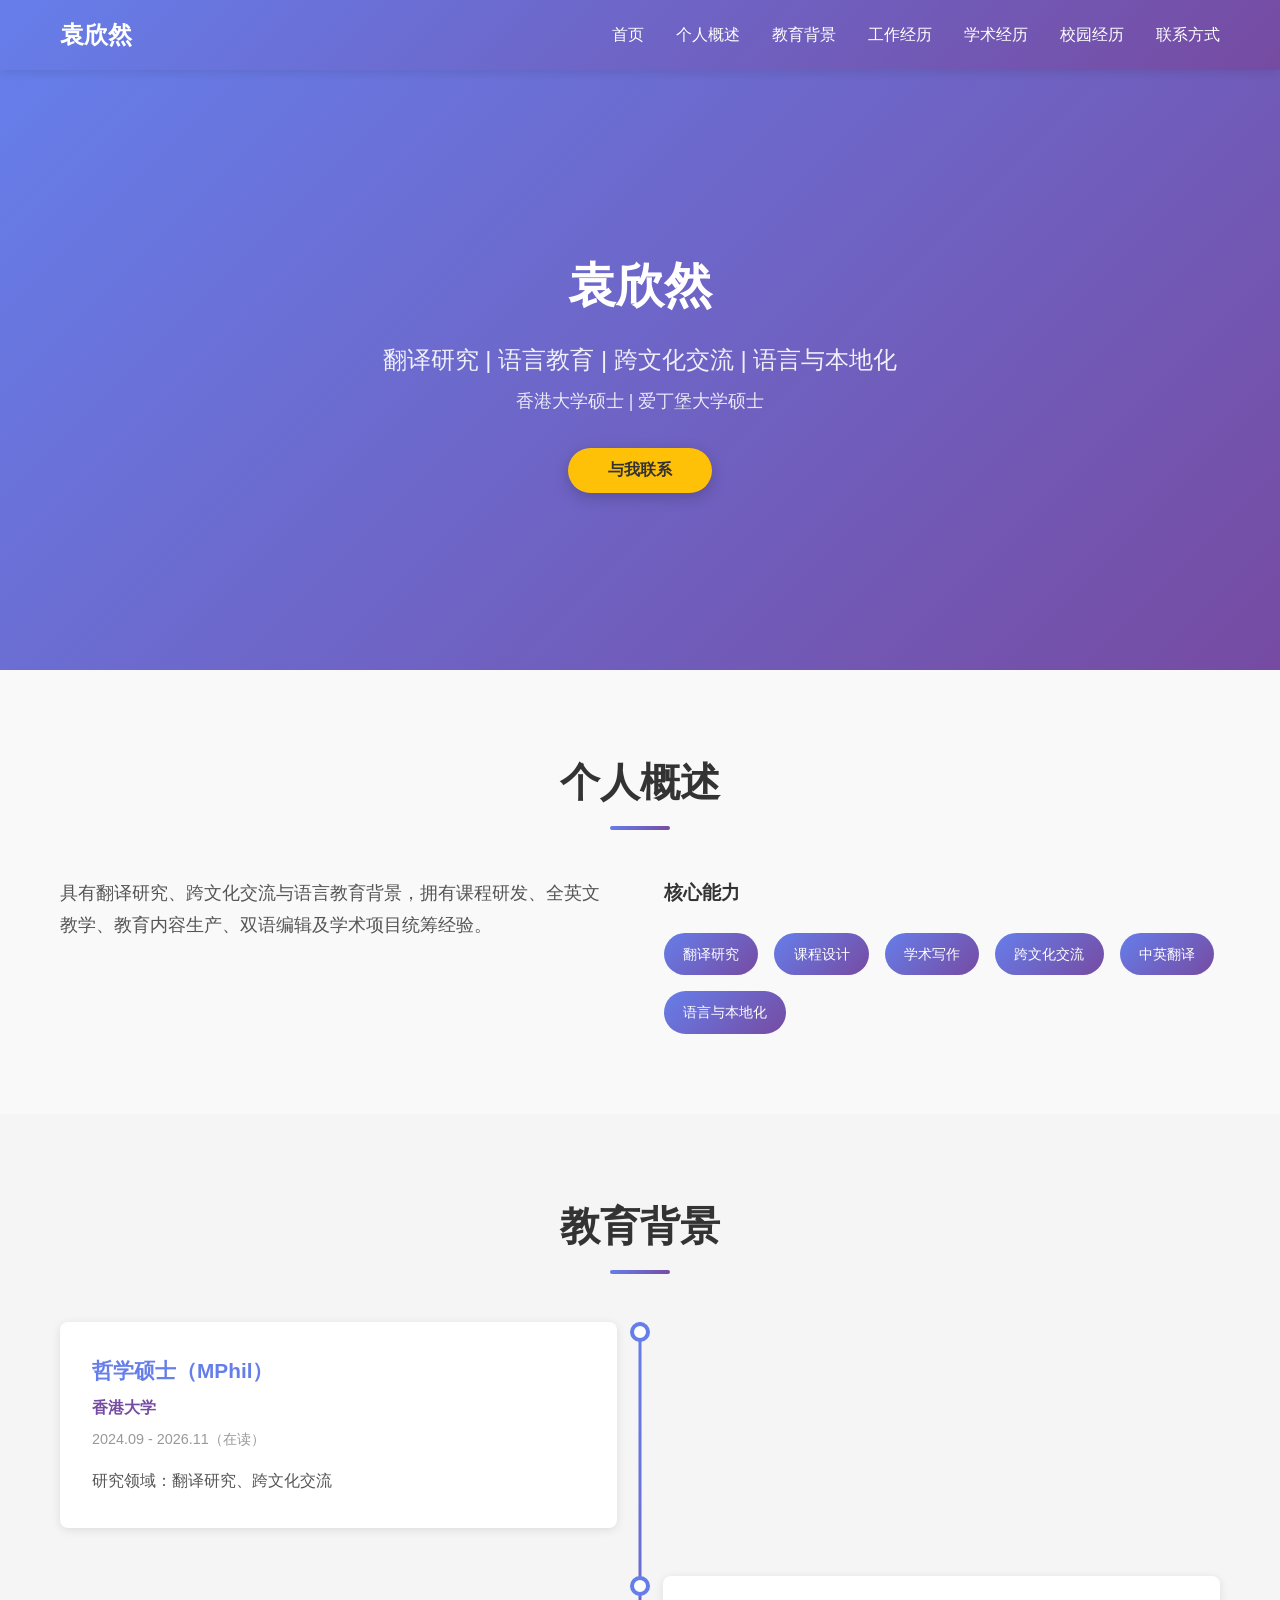
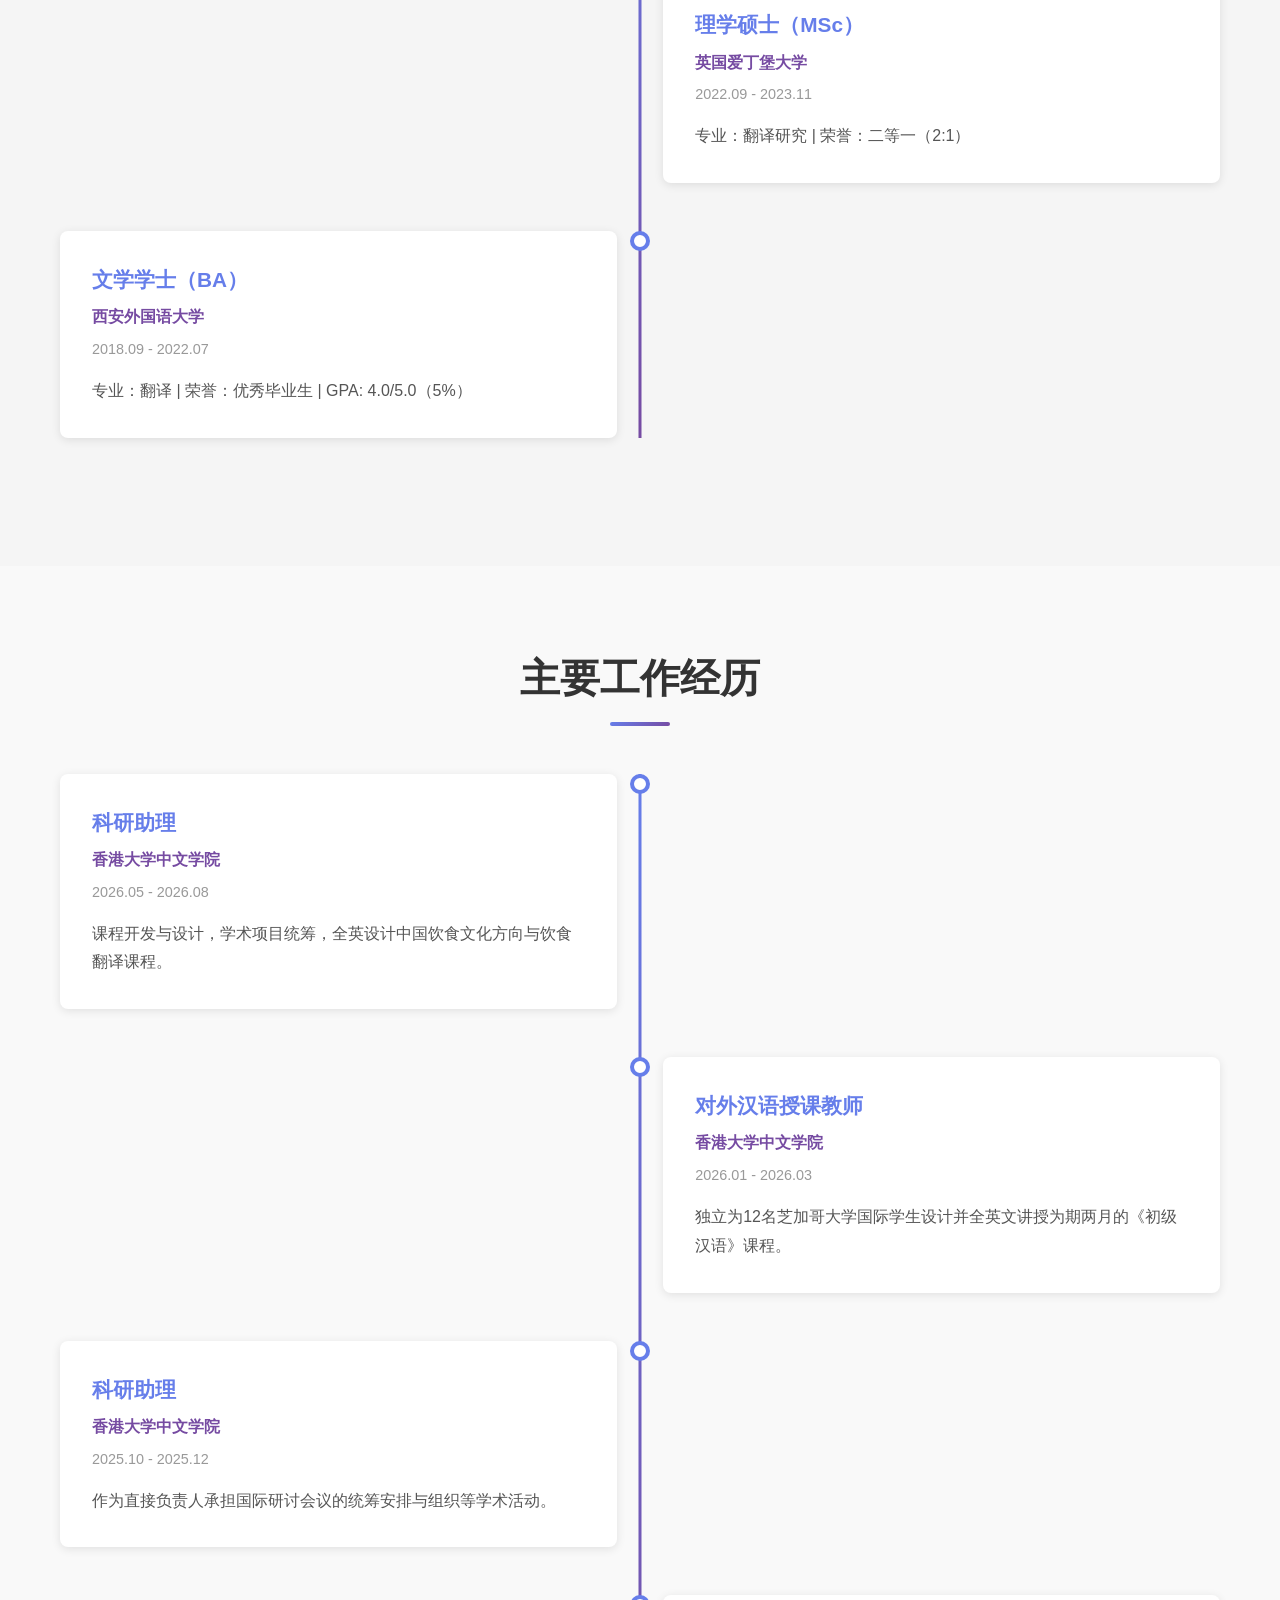
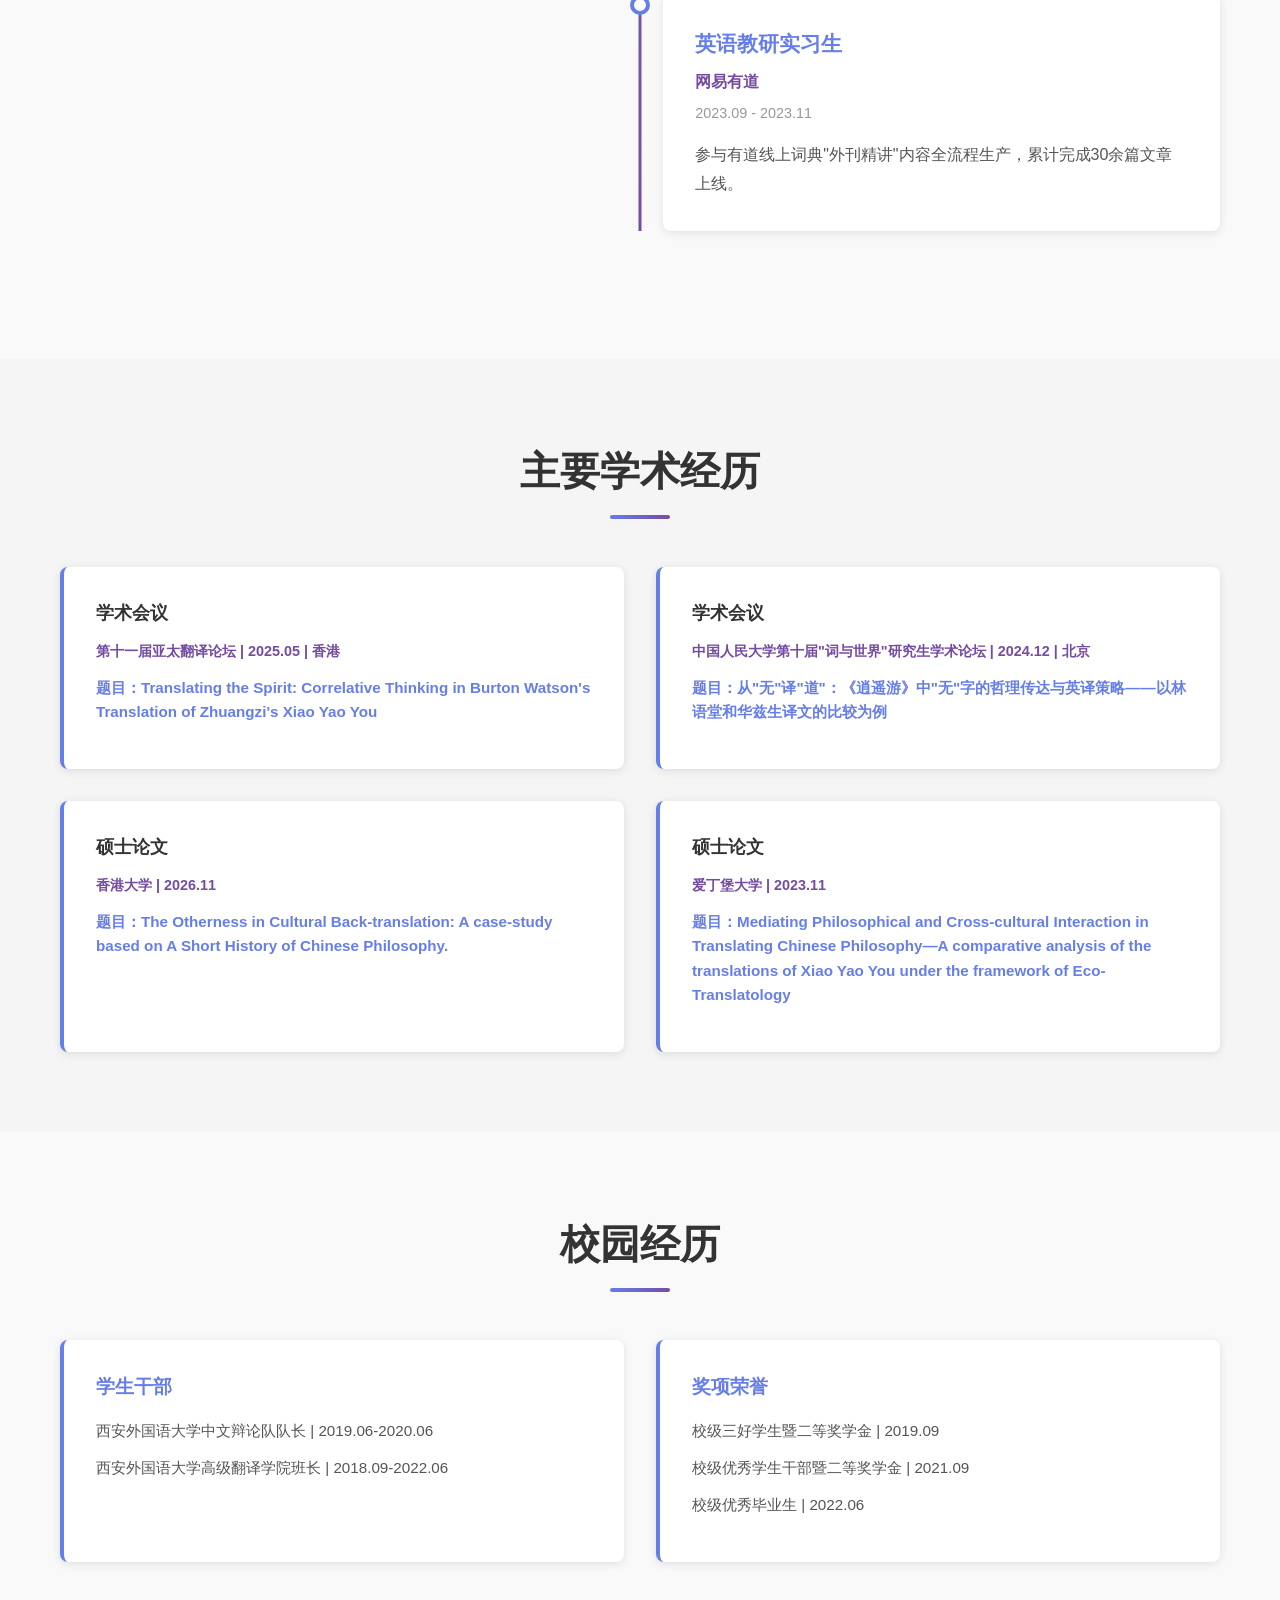
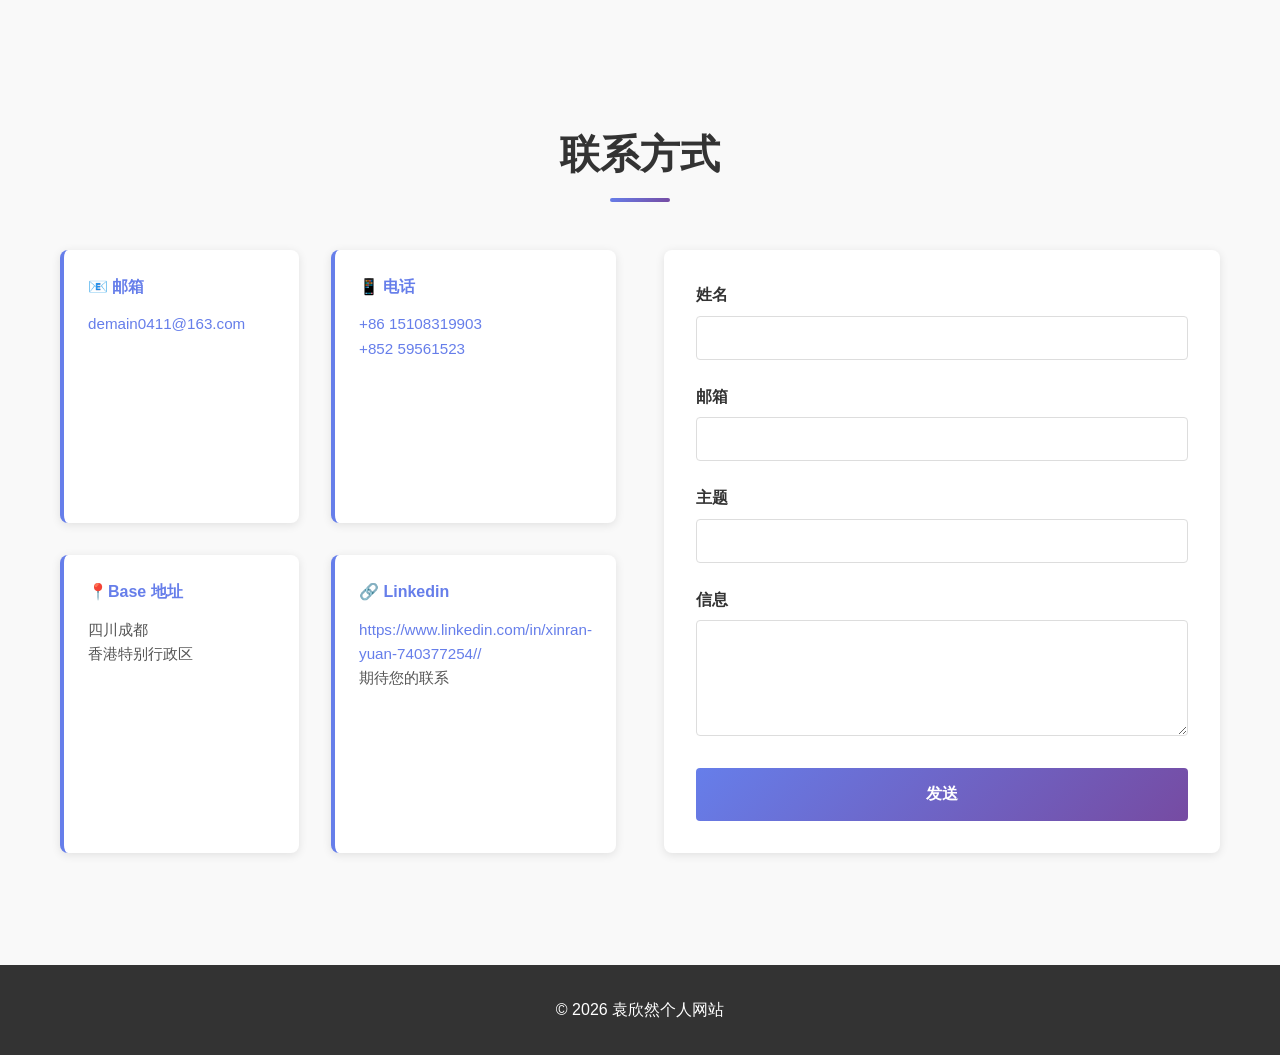
<file: index.html>
<!DOCTYPE html>
<html lang="zh-CN">
<head>
    <meta charset="UTF-8">
    <meta name="viewport" content="width=device-width, initial-scale=1.0">
    <title>袁欣然的个人网站</title>
    <link rel="stylesheet" href="style.css">
</head>
<body>
    <nav class="navbar">
        <div class="nav-container">
            <div class="logo">袁欣然</div>
            <div class="hamburger" id="hamburger">
                <span></span>
                <span></span>
                <span></span>
            </div>
            <ul class="nav-menu" id="navMenu">
                <li><a href="#home" class="nav-link">首页</a></li>
                <li><a href="#about" class="nav-link">个人概述</a></li>
                <li><a href="#education" class="nav-link">教育背景</a></li>
                <li><a href="#experience" class="nav-link">工作经历</a></li>
                <li><a href="#research" class="nav-link">学术经历</a></li>
                <li><a href="#campus" class="nav-link">校园经历</a></li>
                <li><a href="#contact" class="nav-link">联系方式</a></li>
            </ul>
        </div>
    </nav>

    <section id="home" class="hero">
        <div class="hero-content">
            <h1 class="hero-title">袁欣然</h1>
            <p class="hero-subtitle">翻译研究 | 语言教育 | 跨文化交流 | 语言与本地化 </p>
            <p class="hero-desc">香港大学硕士 | 爱丁堡大学硕士</p>
            <button class="cta-button" onclick="document.getElementById('contact').scrollIntoView({behavior: 'smooth'})">与我联系</button>
        </div>
    </section>

    <section id="about" class="section">
        <div class="container">
            <h2 class="section-title">个人概述</h2>
            <div class="about-content">
                <div class="about-text">
                    <p>具有翻译研究、跨文化交流与语言教育背景，拥有课程研发、全英文教学、教育内容生产、双语编辑及学术项目统筹经验。</p>
                </div>
                <div class="skills">
                    <h3>核心能力</h3>
                    <div class="skill-tags">
                        <span class="skill-tag">翻译研究</span>
                        <span class="skill-tag">课程设计</span>
                        <span class="skill-tag">学术写作</span>
                        <span class="skill-tag">跨文化交流</span>
                        <span class="skill-tag">中英翻译</span>
                        <span class="skill-tag">语言与本地化</span>
                    </div>
                </div>
            </div>
        </div>
    </section>

    <section id="education" class="section bg-light">
        <div class="container">
            <h2 class="section-title">教育背景</h2>
            <div class="timeline">
                <div class="timeline-item">
                    <div class="timeline-marker"></div>
                    <div class="timeline-content">
                        <h3>哲学硕士（MPhil）</h3>
                        <p class="school">香港大学</p>
                        <p class="period">2024.09 - 2026.11（在读）</p>
                        <p class="description">研究领域：翻译研究、跨文化交流</p>
                    </div>
                </div>
                <div class="timeline-item">
                    <div class="timeline-marker"></div>
                    <div class="timeline-content">
                        <h3>理学硕士（MSc）</h3>
                        <p class="school">英国爱丁堡大学</p>
                        <p class="period">2022.09 - 2023.11</p>
                        <p class="description">专业：翻译研究 | 荣誉：二等一（2:1）</p>
                    </div>
                </div>
                <div class="timeline-item">
                    <div class="timeline-marker"></div>
                    <div class="timeline-content">
                        <h3>文学学士（BA）</h3>
                        <p class="school">西安外国语大学</p>
                        <p class="period">2018.09 - 2022.07</p>
                        <p class="description">专业：翻译 | 荣誉：优秀毕业生 | GPA: 4.0/5.0（5%）</p>
                    </div>
                </div>
            </div>
        </div>
    </section>

    <section id="experience" class="section">
        <div class="container">
            <h2 class="section-title">主要工作经历</h2>
            <div class="timeline">
                <div class="timeline-item">
                    <div class="timeline-marker"></div>
                    <div class="timeline-content">
                        <h3>科研助理</h3>
                        <p class="school">香港大学中文学院</p>
                        <p class="period">2026.05 - 2026.08</p>
                        <p class="description">课程开发与设计，学术项目统筹，全英设计中国饮食文化方向与饮食翻译课程。</p>
                    </div>
                </div>
                <div class="timeline-item">
                    <div class="timeline-marker"></div>
                    <div class="timeline-content">
                        <h3>对外汉语授课教师</h3>
                        <p class="school">香港大学中文学院</p>
                        <p class="period">2026.01 - 2026.03</p>
                        <p class="description">独立为12名芝加哥大学国际学生设计并全英文讲授为期两月的《初级汉语》课程。</p>
                    </div>
                </div>
                <div class="timeline-item">
                    <div class="timeline-marker"></div>
                    <div class="timeline-content">
                        <h3>科研助理</h3>
                        <p class="school">香港大学中文学院</p>
                        <p class="period">2025.10 - 2025.12</p>
                        <p class="description">作为直接负责人承担国际研讨会议的统筹安排与组织等学术活动。</p>
                    </div>
                </div>
                <div class="timeline-item">
                    <div class="timeline-marker"></div>
                    <div class="timeline-content">
                        <h3>英语教研实习生</h3>
                        <p class="school">网易有道</p>
                        <p class="period">2023.09 - 2023.11</p>
                        <p class="description">参与有道线上词典"外刊精讲"内容全流程生产，累计完成30余篇文章上线。</p>
                    </div>
                </div>
            </div>
        </div>
    </section>

<section id="research" class="section bg-light">
    <div class="container">
        <h2 class="section-title">主要学术经历</h2>
        <div class="research-grid">
            <div class="research-card">
                <h4>学术会议</h4>
                <p class="research-year">第十一届亚太翻译论坛 | 2025.05 | 香港</p>
                <p class="research-title">题目：Translating the Spirit: Correlative Thinking in Burton Watson's Translation of Zhuangzi's Xiao Yao You</p>
            </div>
            <div class="research-card">
                <h4>学术会议</h4>
                <p class="research-year">中国人民大学第十届"词与世界"研究生学术论坛 | 2024.12 | 北京</p>
                <p class="research-title">题目：从"无"译"道"：《逍遥游》中"无"字的哲理传达与英译策略——以林语堂和华兹生译文的比较为例</p>
            </div>
            <div class="research-card">
                <h4>硕士论文</h4>
                <p class="research-year">香港大学 | 2026.11</p>
                <p class="research-title">题目：The Otherness in Cultural Back-translation: A case-study based on A Short History of Chinese Philosophy.</p>
            </div>
            <div class="research-card">
                <h4>硕士论文</h4>
                <p class="research-year">爱丁堡大学 | 2023.11</p>
                <p class="research-title">题目：Mediating Philosophical and Cross-cultural Interaction in Translating Chinese Philosophy—A comparative analysis of the translations of Xiao Yao You under the framework of Eco-Translatology</p>
            </div>
        </div>
    </div>
</section>

<section id="campus" class="section">
    <div class="container">
        <h2 class="section-title">校园经历</h2>
        <div class="campus-grid">
            <div class="campus-card">
                <h3>学生干部</h3>
                <p>西安外国语大学中文辩论队队长 | 2019.06-2020.06</p>
                <p>西安外国语大学高级翻译学院班长 | 2018.09-2022.06</p>
            </div>
            <div class="campus-card">
                <h3>奖项荣誉</h3>
                <p>校级三好学生暨二等奖学金 | 2019.09</p>
                <p>校级优秀学生干部暨二等奖学金 | 2021.09</p>
                <p>校级优秀毕业生 | 2022.06</p>
            </div>
        </div>
    </div>
</section>    <section id="contact" class="section">
        <div class="container">
            <h2 class="section-title">联系方式</h2>
            <div class="contact-wrapper">
                <div class="contact-info">
                    <div class="info-item">
                        <h3>📧 邮箱</h3>
                        <p><a href="mailto:demain0411@163.com">demain0411@163.com</a></p>
                    </div>
                    <div class="info-item">
                        <h3>📱 电话</h3>
                        <p><a href="tel:+86-15108319903">+86 15108319903</a></p>
                        <p><a href="tel:+852-59561523">+852 59561523</a></p>
                    </div>
                    <div class="info-item">
                        <h3>📍Base 地址</h3>
                        <p>四川成都</p>
                        <p>香港特别行政区</p>
                    </div>
                    <div class="info-item">
                        <h3>🔗 Linkedin</h3>
                        <p><a href="https://www.linkedin.com/in/xinran-yuan-740377254/" target="_blank">https://www.linkedin.com/in/xinran-yuan-740377254//</a></p>
                        <p>期待您的联系</p>
                    </div>
                </div>
                <form class="contact-form" id="contactForm">
                    <div class="form-group">
                        <label for="name">姓名</label>
                        <input type="text" id="name" name="name" required>
                    </div>
                    <div class="form-group">
                        <label for="email">邮箱</label>
                        <input type="email" id="email" name="email" required>
                    </div>
                    <div class="form-group">
                        <label for="subject">主题</label>
                        <input type="text" id="subject" name="subject" required>
                    </div>
                    <div class="form-group">
                        <label for="message">信息</label>
                        <textarea id="message" name="message" rows="5" required></textarea>
                    </div>
                    <button type="submit" class="submit-button">发送</button>
                </form>
            </div>
        </div>
    </section>
<!-- 返回顶部按钮 -->
<button id="backToTopBtn" class="back-to-top" style="display: none;">↑ 返回顶部</button>
    <footer class="footer">
        <p>&copy; 2026 袁欣然个人网站</p>
    </footer>

    <script src="script.js"></script>
</body>
</html>
</file>
<file: style.css>
* {
    margin: 0;
    padding: 0;
    box-sizing: border-box;
}

body {
    font-family: 'Segoe UI', Tahoma, Geneva, Verdana, sans-serif;
    line-height: 1.6;
    color: #333;
    background-color: #f9f9f9;
}

.container {
    max-width: 1200px;
    margin: 0 auto;
    padding: 0 20px;
}

/* 导航栏 */
.navbar {
    background: linear-gradient(135deg, #667eea 0%, #764ba2 100%);
    padding: 1rem 0;
    position: sticky;
    top: 0;
    z-index: 1000;
    box-shadow: 0 2px 10px rgba(0,0,0,0.1);
}

.nav-container {
    max-width: 1200px;
    margin: 0 auto;
    padding: 0 20px;
    display: flex;
    justify-content: space-between;
    align-items: center;
}

.logo {
    font-size: 1.5rem;
    font-weight: bold;
    color: white;
}

.nav-menu {
    display: flex;
    list-style: none;
    gap: 2rem;
}

.nav-link {
    color: white;
    text-decoration: none;
    font-weight: 500;
    transition: opacity 0.3s;
}

.nav-link:hover {
    opacity: 0.8;
}

.hamburger {
    display: none;
    flex-direction: column;
    cursor: pointer;
}

.hamburger span {
    width: 25px;
    height: 3px;
    background-color: white;
    margin: 5px 0;
    transition: 0.3s;
}

/* Hero */
.hero {
    background: linear-gradient(135deg, #667eea 0%, #764ba2 100%);
    color: white;
    padding: 120px 20px;
    text-align: center;
    min-height: 600px;
    display: flex;
    align-items: center;
    justify-content: center;
}

.hero-content {
    animation: fadeInUp 0.8s ease-out;
}

.hero-title {
    font-size: 3rem;
    margin-bottom: 1rem;
    font-weight: 700;
}

.hero-subtitle {
    font-size: 1.5rem;
    margin-bottom: 0.5rem;
    opacity: 0.9;
}

.hero-desc {
    font-size: 1.1rem;
    margin-bottom: 2rem;
    opacity: 0.85;
}

.cta-button {
    background-color: #ffc107;
    color: #333;
    padding: 12px 40px;
    border: none;
    border-radius: 50px;
    font-size: 1rem;
    font-weight: 600;
    cursor: pointer;
    transition: all 0.3s ease;
    box-shadow: 0 4px 15px rgba(0, 0, 0, 0.2);
}

.cta-button:hover {
    background-color: #ffb300;
    transform: translateY(-2px);
    box-shadow: 0 6px 20px rgba(0, 0, 0, 0.3);
}

/* 通用部分 */
.section {
    padding: 80px 20px;
}

.section.bg-light {
    background-color: #f5f5f5;
}

.section-title {
    font-size: 2.5rem;
    text-align: center;
    margin-bottom: 3rem;
    color: #333;
    position: relative;
    padding-bottom: 1rem;
}

.section-title::after {
    content: '';
    position: absolute;
    bottom: 0;
    left: 50%;
    transform: translateX(-50%);
    width: 60px;
    height: 4px;
    background: linear-gradient(135deg, #667eea 0%, #764ba2 100%);
    border-radius: 2px;
}

/* 关于我 */
.about-content {
    display: grid;
    grid-template-columns: 1fr 1fr;
    gap: 3rem;
    align-items: start;
}

.about-text p {
    margin-bottom: 1.5rem;
    font-size: 1.1rem;
    line-height: 1.8;
    color: #555;
}

.about-text strong {
    color: #667eea;
}

.skills h3 {
    margin-bottom: 1.5rem;
    color: #333;
    font-size: 1.2rem;
}

.skill-tags {
    display: flex;
    flex-wrap: wrap;
    gap: 1rem;
}

.skill-tag {
    background: linear-gradient(135deg, #667eea 0%, #764ba2 100%);
    color: white;
    padding: 0.6rem 1.2rem;
    border-radius: 30px;
    font-size: 0.9rem;
    font-weight: 500;
    transition: all 0.3s ease;
}

.skill-tag:hover {
    transform: translateY(-2px);
    box-shadow: 0 4px 10px rgba(102, 126, 234, 0.3);
}

/* 时间线 */
.timeline {
    position: relative;
}

.timeline::before {
    content: '';
    position: absolute;
    left: 50%;
    transform: translateX(-50%);
    width: 3px;
    height: 100%;
    background: linear-gradient(135deg, #667eea 0%, #764ba2 100%);
}

.timeline-item {
    margin-bottom: 3rem;
    position: relative;
}

.timeline-item:nth-child(odd) .timeline-content {
    margin-left: 0;
    margin-right: 52%;
}

.timeline-item:nth-child(even) .timeline-content {
    margin-left: 52%;
    margin-right: 0;
}

.timeline-marker {
    position: absolute;
    left: 50%;
    transform: translateX(-50%);
    width: 20px;
    height: 20px;
    background: white;
    border: 4px solid #667eea;
    border-radius: 50%;
    top: 0;
    z-index: 10;
}

.timeline-content {
    background: white;
    padding: 2rem;
    border-radius: 8px;
    box-shadow: 0 2px 10px rgba(0, 0, 0, 0.1);
    transition: all 0.3s ease;
}

.timeline-content:hover {
    box-shadow: 0 4px 20px rgba(0, 0, 0, 0.15);
    transform: translateY(-2px);
}

.timeline-content h3 {
    color: #667eea;
    margin-bottom: 0.5rem;
    font-size: 1.3rem;
}

.timeline-content .school {
    color: #764ba2;
    font-weight: 600;
    margin-bottom: 0.5rem;
}

.timeline-content .period {
    color: #999;
    font-size: 0.9rem;
    margin-bottom: 1rem;
}

.timeline-content .description {
    color: #555;
    line-height: 1.8;
}

/* 研究卡片 */
.research-grid {
    display: grid;
    grid-template-columns: repeat(2, 1fr);
    gap: 2rem;
}

.research-card {
    background: white;
    padding: 2rem;
    border-radius: 8px;
    box-shadow: 0 2px 10px rgba(0, 0, 0, 0.1);
    transition: all 0.3s ease;
    border-left: 4px solid #667eea;
}

.research-card:hover {
    transform: translateY(-5px);
    box-shadow: 0 4px 20px rgba(0, 0, 0, 0.15);
}

.research-card h4 {
    color: #333;
    margin-bottom: 0.8rem;
    font-size: 1.1rem;
}

.research-year {
    color: #764ba2;
    font-size: 0.9rem;
    font-weight: 600;
    margin-bottom: 0.8rem;
}

.research-title {
    color: #667eea;
    font-weight: 600;
    margin-bottom: 0.8rem;
    font-size: 0.95rem;
}

/* 校园经历 */
.campus-grid {
    display: grid;
    grid-template-columns: repeat(2, 1fr);
    gap: 2rem;
}

.campus-card {
    background: white;
    padding: 2rem;
    border-radius: 8px;
    box-shadow: 0 2px 10px rgba(0, 0, 0, 0.1);
    border-left: 4px solid #667eea;
    transition: all 0.3s ease;
}

.campus-card:hover {
    transform: translateY(-5px);
    box-shadow: 0 4px 20px rgba(0, 0, 0, 0.15);
}

.campus-card h3 {
    color: #667eea;
    margin-bottom: 1rem;
    font-size: 1.2rem;
}

.campus-card p {
    color: #555;
    margin-bottom: 0.8rem;
    line-height: 1.6;
    font-size: 0.95rem;
}

/* 联系 */
.contact-wrapper {
    display: grid;
    grid-template-columns: 1fr 1fr;
    gap: 3rem;
}

.contact-info {
    display: grid;
    grid-template-columns: 1fr 1fr;
    gap: 2rem;
}

.info-item {
    background: white;
    padding: 1.5rem;
    border-radius: 8px;
    box-shadow: 0 2px 10px rgba(0, 0, 0, 0.1);
    border-left: 4px solid #667eea;
    transition: all 0.3s ease;
}

.info-item:hover {
    transform: translateY(-3px);
    box-shadow: 0 4px 15px rgba(0, 0, 0, 0.12);
}

.info-item h3 {
    color: #667eea;
    margin-bottom: 0.8rem;
    font-size: 1rem;
}

.info-item p {
    color: #555;
    font-size: 0.95rem;
}

.info-item a {
    color: #667eea;
    text-decoration: none;
    font-weight: 500;
    transition: color 0.3s ease;
}

.info-item a:hover {
    color: #764ba2;
    text-decoration: underline;
}

.contact-form {
    background: white;
    padding: 2rem;
    border-radius: 8px;
    box-shadow: 0 2px 10px rgba(0, 0, 0, 0.1);
}

.form-group {
    margin-bottom: 1.5rem;
}

.form-group label {
    display: block;
    margin-bottom: 0.5rem;
    color: #333;
    font-weight: 600;
}

.form-group input,
.form-group textarea {
    width: 100%;
    padding: 0.75rem;
    border: 1px solid #ddd;
    border-radius: 4px;
    font-family: inherit;
    font-size: 1rem;
    transition: all 0.3s ease;
}

.form-group input:focus,
.form-group textarea:focus {
    outline: none;
    border-color: #667eea;
    box-shadow: 0 0 0 3px rgba(102, 126, 234, 0.1);
}

.submit-button {
    background: linear-gradient(135deg, #667eea 0%, #764ba2 100%);
    color: white;
    padding: 1rem 2rem;
    border: none;
    border-radius: 4px;
    font-size: 1rem;
    font-weight: 600;
    cursor: pointer;
    transition: all 0.3s ease;
    width: 100%;
}

.submit-button:hover {
    transform: translateY(-2px);
    box-shadow: 0 4px 15px rgba(102, 126, 234, 0.4);
}

.footer {
    background: #333;
    color: white;
    text-align: center;
    padding: 2rem;
    margin-top: 2rem;
}

/* 动画 */
@keyframes fadeInUp {
    from {
        opacity: 0;
        transform: translateY(30px);
    }
    to {
        opacity: 1;
        transform: translateY(0);
    }
}

/* 响应式 */
@media (max-width: 768px) {
    .hamburger {
        display: flex;
    }

    .nav-menu {
        display: none;
        position: absolute;
        top: 60px;
        right: 0;
        background: linear-gradient(135deg, #667eea 0%, #764ba2 100%);
        flex-direction: column;
        width: 100%;
        padding: 1rem 0;
    }

    .nav-menu.active {
        display: flex;
    }

    .nav-link {
        display: block;
        padding: 1rem 2rem;
    }

    .hero-title {
        font-size: 2rem;
    }

    .about-content,
    .research-grid,
    .contact-wrapper,
    .campus-grid {
        grid-template-columns: 1fr;
    }

    .contact-info {
        grid-template-columns: 1fr;
    }

    .timeline::before {
        left: 15px;
    }

    .timeline-item:nth-child(odd) .timeline-content,
    .timeline-item:nth-child(even) .timeline-content {
        margin-left: 50px;
        margin-right: 0;
    }

    .timeline-marker {
        left: 15px;
    }
}

@media (max-width: 480px) {
    .hero-title {
        font-size: 1.5rem;
    }

    .hero-subtitle {
        font-size: 1rem;
    }

    .cta-button {
        padding: 10px 30px;
        font-size: 0.9rem;
    }

    .section {
        padding: 40px 20px;
    }

    .timeline-item:nth-child(odd) .timeline-content,
    .timeline-item:nth-child(even) .timeline-content {
        margin-left: 35px;
    }

    .timeline-marker {
        left: 10px;
    }

    .timeline::before {
        left: 10px;
    }

    .campus-grid {
        grid-template-columns: 1fr;
    }
}
/* 返回顶部按钮 */
.back-to-top {
    position: fixed;
    bottom: 30px;
    right: 30px;
    background: linear-gradient(135deg, #667eea 0%, #764ba2 100%);
    color: white;
    border: none;
    border-radius: 50%;
    width: 50px;
    height: 50px;
    font-size: 20px;
    cursor: pointer;
    box-shadow: 0 4px 15px rgba(0, 0, 0, 0.2);
    transition: all 0.3s ease;
    z-index: 999;
}

.back-to-top:hover {
    transform: translateY(-3px);
    box-shadow: 0 6px 20px rgba(0, 0, 0, 0.3);
}

@media (max-width: 768px) {
    .back-to-top {
        bottom: 20px;
        right: 20px;
        width: 45px;
        height: 45px;
        font-size: 18px;
    }
}
</file>
